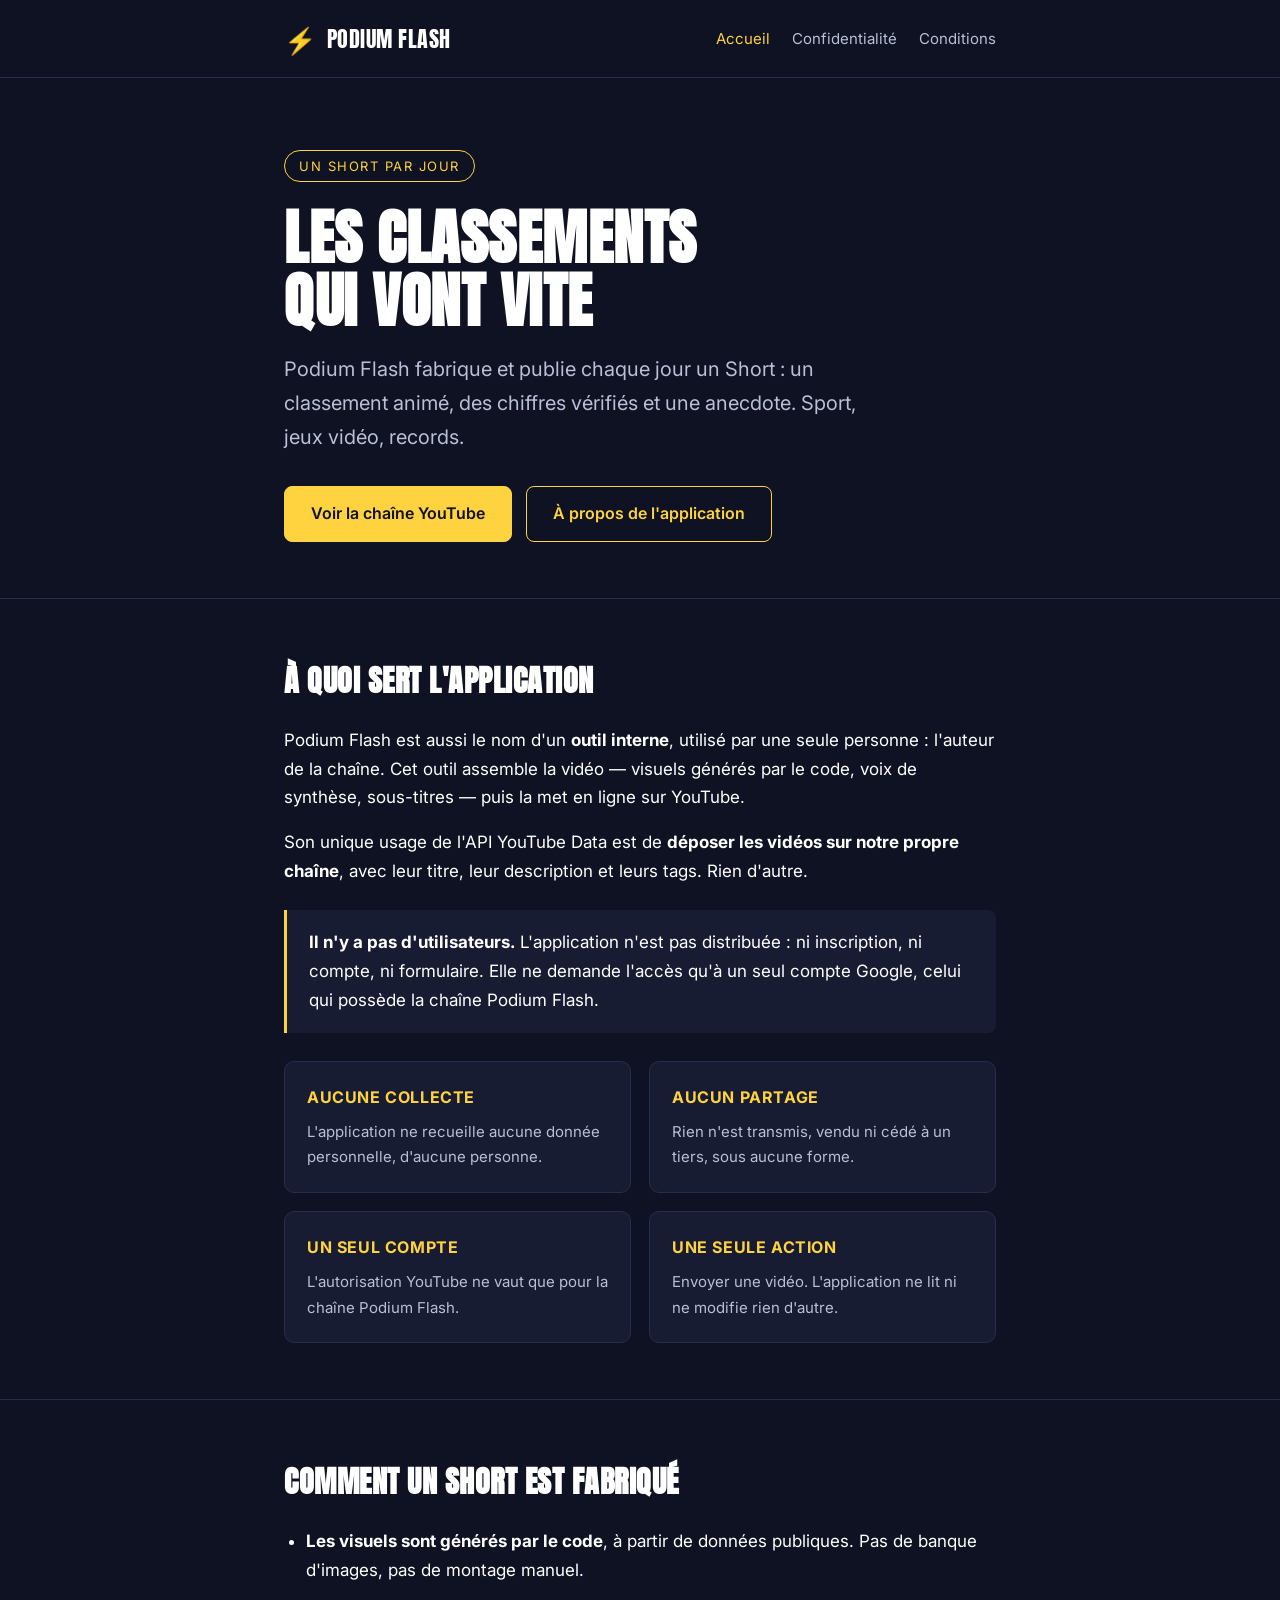
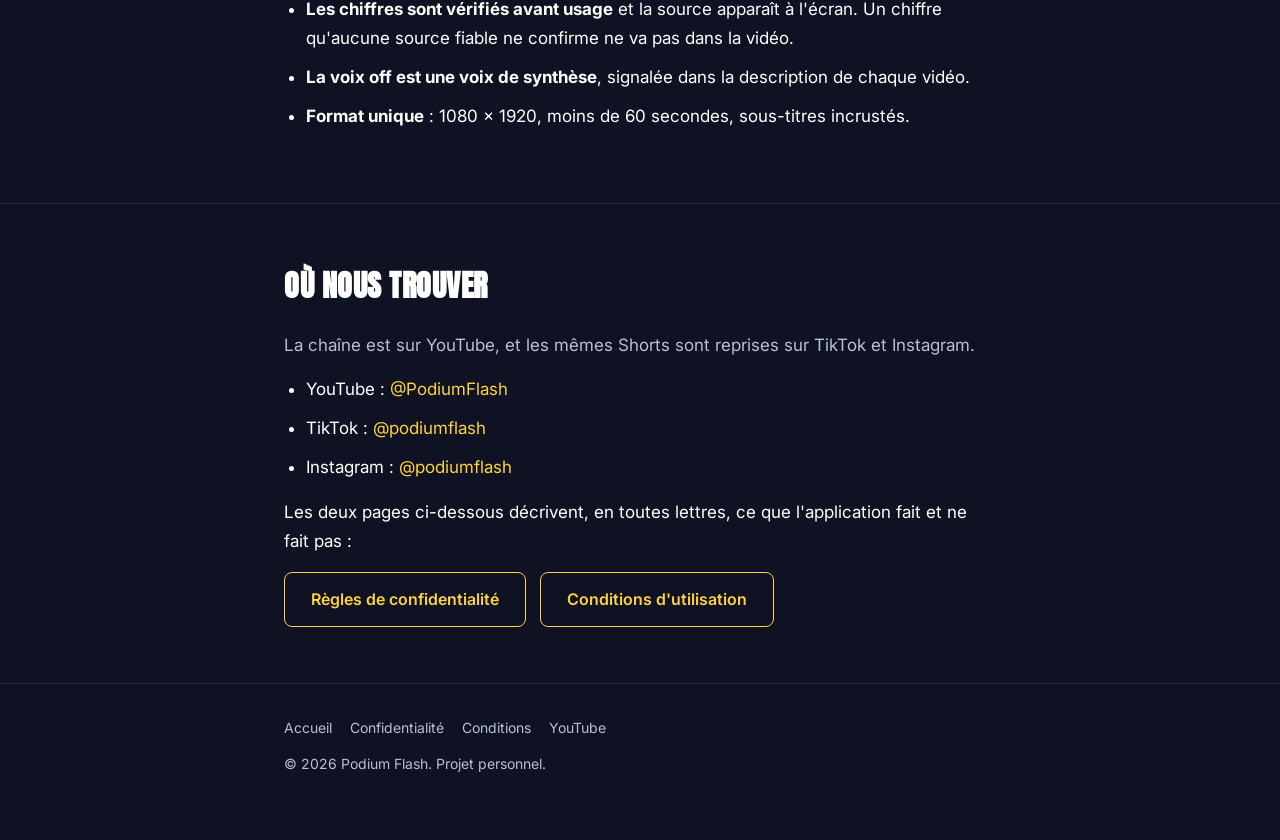
<file: index.html>
<!DOCTYPE html>
<html lang="fr">
<head>
<meta charset="utf-8">
<meta name="viewport" content="width=device-width, initial-scale=1">
<title>Podium Flash — classements animés en Shorts</title>
<meta name="description" content="Podium Flash publie un Short par jour : classements animés et anecdotes sur le sport, les jeux vidéo et les records. L'application sert uniquement à publier sur notre propre chaîne YouTube.">
<link rel="preconnect" href="https://fonts.googleapis.com">
<link rel="preconnect" href="https://fonts.gstatic.com" crossorigin>
<link href="https://fonts.googleapis.com/css2?family=Anton&family=Inter:wght@400;600;700&display=swap" rel="stylesheet">
<link rel="stylesheet" href="style.css">
</head>
<body>

<header>
  <div class="enveloppe barre">
    <a class="marque" href="index.html"><span class="eclair">&#9889;</span> Podium&nbsp;Flash</a>
    <nav>
      <a href="index.html" aria-current="page">Accueil</a>
      <a href="privacy.html">Confidentialité</a>
      <a href="terms.html">Conditions</a>
    </nav>
  </div>
</header>

<div class="heros">
  <div class="enveloppe">
    <span class="etiquette">Un Short par jour</span>
    <h1>Les classements<br>qui vont vite</h1>
    <p class="chapeau">Podium Flash fabrique et publie chaque jour un Short : un classement animé, des chiffres vérifiés et une anecdote. Sport, jeux vidéo, records.</p>
    <div class="boutons">
      <a class="bouton plein" href="https://youtube.com/@PodiumFlash">Voir la chaîne YouTube</a>
      <a class="bouton vide" href="#application">À propos de l'application</a>
    </div>
  </div>
</div>

<main>

  <section id="application">
    <div class="enveloppe">
      <h2>À quoi sert l'application</h2>
      <p>Podium Flash est aussi le nom d'un <strong>outil interne</strong>, utilisé par une seule personne : l'auteur de la chaîne. Cet outil assemble la vidéo — visuels générés par le code, voix de synthèse, sous-titres — puis la met en ligne sur YouTube.</p>
      <p>Son unique usage de l'API YouTube Data est de <strong>déposer les vidéos sur notre propre chaîne</strong>, avec leur titre, leur description et leurs tags. Rien d'autre.</p>

      <div class="encadre">
        <p><strong>Il n'y a pas d'utilisateurs.</strong> L'application n'est pas distribuée : ni inscription, ni compte, ni formulaire. Elle ne demande l'accès qu'à un seul compte Google, celui qui possède la chaîne Podium Flash.</p>
      </div>

      <div class="grille">
        <div class="carte">
          <h3>Aucune collecte</h3>
          <p>L'application ne recueille aucune donnée personnelle, d'aucune personne.</p>
        </div>
        <div class="carte">
          <h3>Aucun partage</h3>
          <p>Rien n'est transmis, vendu ni cédé à un tiers, sous aucune forme.</p>
        </div>
        <div class="carte">
          <h3>Un seul compte</h3>
          <p>L'autorisation YouTube ne vaut que pour la chaîne Podium Flash.</p>
        </div>
        <div class="carte">
          <h3>Une seule action</h3>
          <p>Envoyer une vidéo. L'application ne lit ni ne modifie rien d'autre.</p>
        </div>
      </div>
    </div>
  </section>

  <section>
    <div class="enveloppe">
      <h2>Comment un Short est fabriqué</h2>
      <ul>
        <li><strong>Les visuels sont générés par le code</strong>, à partir de données publiques. Pas de banque d'images, pas de montage manuel.</li>
        <li><strong>Les chiffres sont vérifiés avant usage</strong> et la source apparaît à l'écran. Un chiffre qu'aucune source fiable ne confirme ne va pas dans la vidéo.</li>
        <li><strong>La voix off est une voix de synthèse</strong>, signalée dans la description de chaque vidéo.</li>
        <li><strong>Format unique</strong> : 1080 × 1920, moins de 60 secondes, sous-titres incrustés.</li>
      </ul>
    </div>
  </section>

  <section>
    <div class="enveloppe">
      <h2>Où nous trouver</h2>
      <p class="doux">La chaîne est sur YouTube, et les mêmes Shorts sont reprises sur TikTok et Instagram.</p>
      <ul>
        <li>YouTube : <a href="https://youtube.com/@PodiumFlash">@PodiumFlash</a></li>
        <li>TikTok : <a href="https://www.tiktok.com/@podiumflash">@podiumflash</a></li>
        <li>Instagram : <a href="https://www.instagram.com/podiumflash">@podiumflash</a></li>
      </ul>
      <p>Les deux pages ci-dessous décrivent, en toutes lettres, ce que l'application fait et ne fait pas :</p>
      <div class="boutons">
        <a class="bouton vide" href="privacy.html">Règles de confidentialité</a>
        <a class="bouton vide" href="terms.html">Conditions d'utilisation</a>
      </div>
    </div>
  </section>

</main>

<footer>
  <div class="enveloppe">
    <nav>
      <a href="index.html">Accueil</a>
      <a href="privacy.html">Confidentialité</a>
      <a href="terms.html">Conditions</a>
      <a href="https://youtube.com/@PodiumFlash">YouTube</a>
    </nav>
    <p>&copy; 2026 Podium Flash. Projet personnel.</p>
  </div>
</footer>

</body>
</html>
</file>
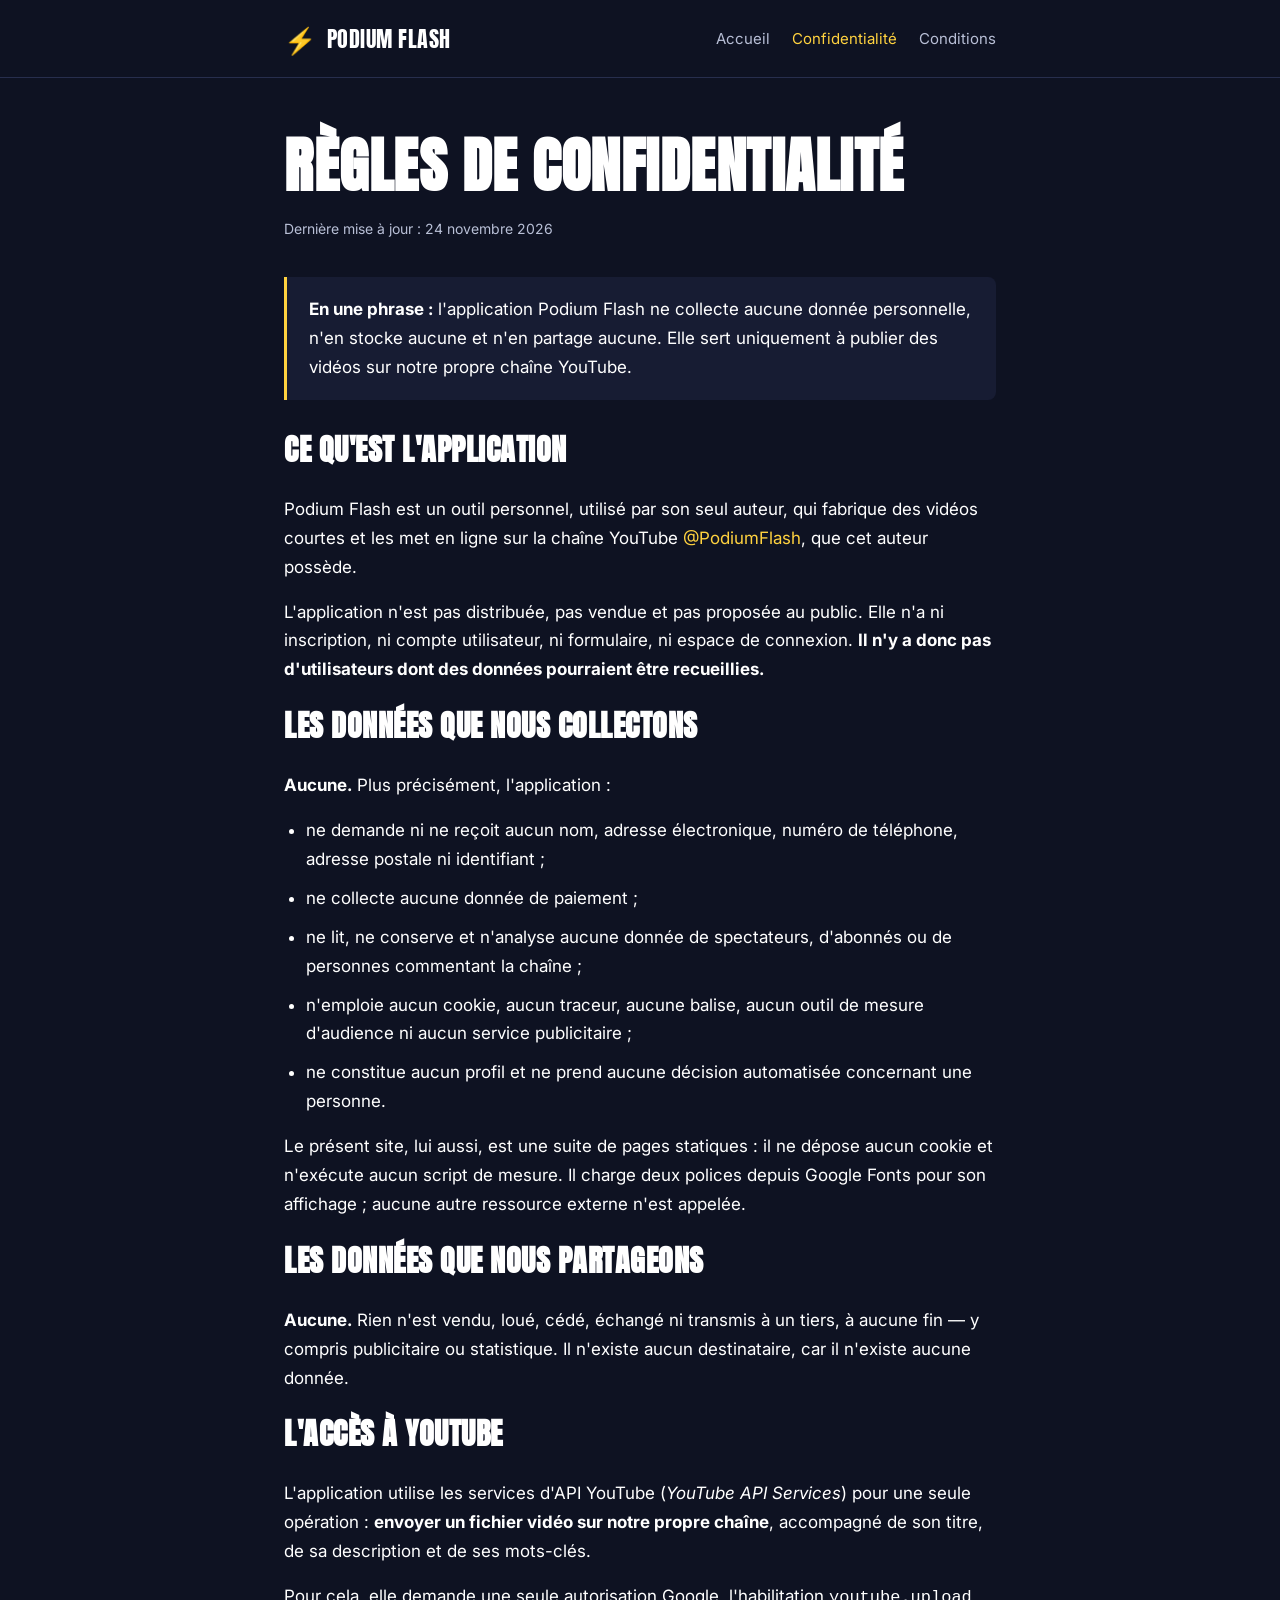
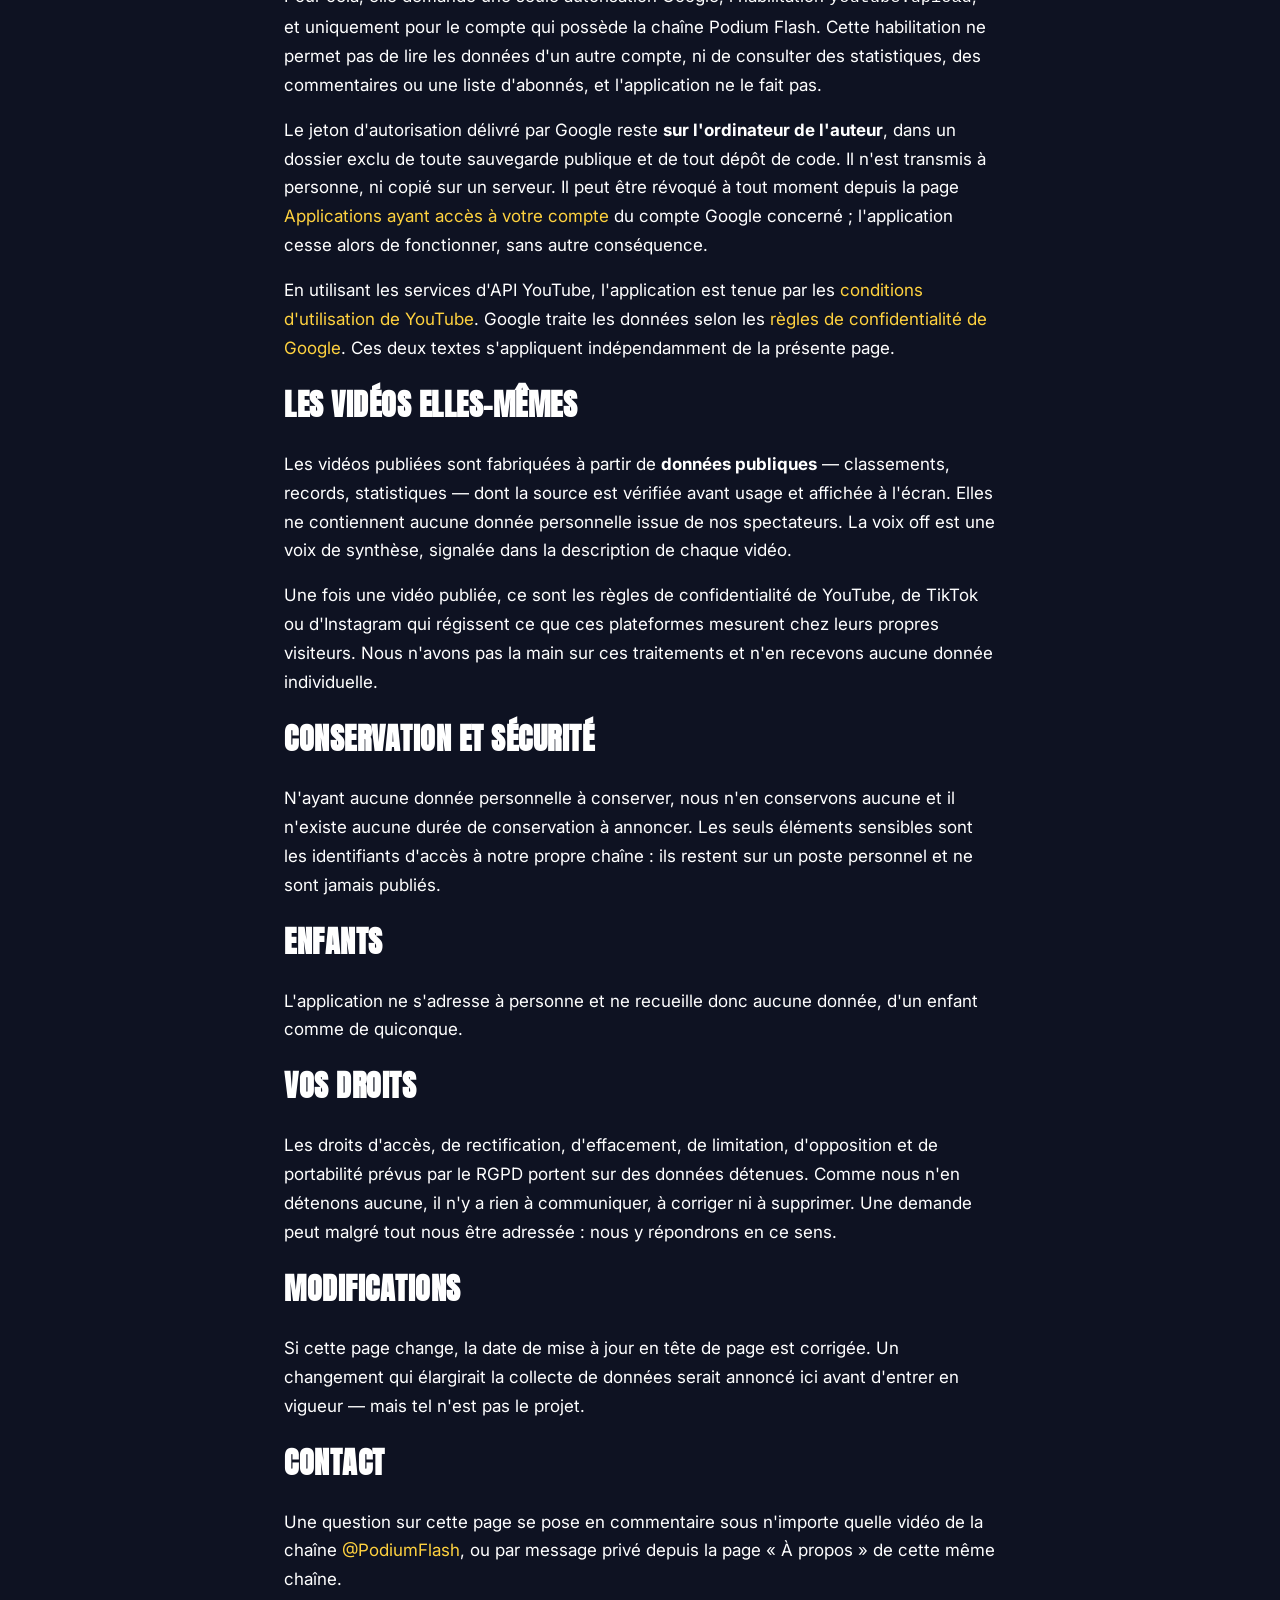
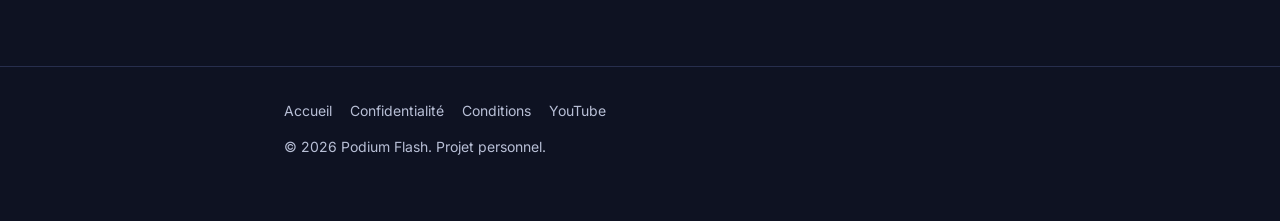
<file: privacy.html>
<!DOCTYPE html>
<html lang="fr">
<head>
<meta charset="utf-8">
<meta name="viewport" content="width=device-width, initial-scale=1">
<title>Règles de confidentialité — Podium Flash</title>
<meta name="description" content="L'application Podium Flash ne collecte, ne stocke et ne partage aucune donnée personnelle. Elle sert uniquement à publier des vidéos sur notre propre chaîne YouTube.">
<link rel="preconnect" href="https://fonts.googleapis.com">
<link rel="preconnect" href="https://fonts.gstatic.com" crossorigin>
<link href="https://fonts.googleapis.com/css2?family=Anton&family=Inter:wght@400;600;700&display=swap" rel="stylesheet">
<link rel="stylesheet" href="style.css">
</head>
<body>

<header>
  <div class="enveloppe barre">
    <a class="marque" href="index.html"><span class="eclair">&#9889;</span> Podium&nbsp;Flash</a>
    <nav>
      <a href="index.html">Accueil</a>
      <a href="privacy.html" aria-current="page">Confidentialité</a>
      <a href="terms.html">Conditions</a>
    </nav>
  </div>
</header>

<main>
  <section>
    <div class="enveloppe">
      <h1>Règles de confidentialité</h1>
      <p class="date-maj">Dernière mise à jour : 24 novembre 2026</p>

      <div class="encadre">
        <p><strong>En une phrase :</strong> l'application Podium Flash ne collecte aucune donnée personnelle, n'en stocke aucune et n'en partage aucune. Elle sert uniquement à publier des vidéos sur notre propre chaîne YouTube.</p>
      </div>

      <h2>Ce qu'est l'application</h2>
      <p>Podium Flash est un outil personnel, utilisé par son seul auteur, qui fabrique des vidéos courtes et les met en ligne sur la chaîne YouTube <a href="https://youtube.com/@PodiumFlash">@PodiumFlash</a>, que cet auteur possède.</p>
      <p>L'application n'est pas distribuée, pas vendue et pas proposée au public. Elle n'a ni inscription, ni compte utilisateur, ni formulaire, ni espace de connexion. <strong>Il n'y a donc pas d'utilisateurs dont des données pourraient être recueillies.</strong></p>

      <h2>Les données que nous collectons</h2>
      <p><strong>Aucune.</strong> Plus précisément, l'application :</p>
      <ul>
        <li>ne demande ni ne reçoit aucun nom, adresse électronique, numéro de téléphone, adresse postale ni identifiant ;</li>
        <li>ne collecte aucune donnée de paiement ;</li>
        <li>ne lit, ne conserve et n'analyse aucune donnée de spectateurs, d'abonnés ou de personnes commentant la chaîne ;</li>
        <li>n'emploie aucun cookie, aucun traceur, aucune balise, aucun outil de mesure d'audience ni aucun service publicitaire ;</li>
        <li>ne constitue aucun profil et ne prend aucune décision automatisée concernant une personne.</li>
      </ul>
      <p>Le présent site, lui aussi, est une suite de pages statiques : il ne dépose aucun cookie et n'exécute aucun script de mesure. Il charge deux polices depuis Google Fonts pour son affichage ; aucune autre ressource externe n'est appelée.</p>

      <h2>Les données que nous partageons</h2>
      <p><strong>Aucune.</strong> Rien n'est vendu, loué, cédé, échangé ni transmis à un tiers, à aucune fin — y compris publicitaire ou statistique. Il n'existe aucun destinataire, car il n'existe aucune donnée.</p>

      <h2>L'accès à YouTube</h2>
      <p>L'application utilise les services d'API YouTube (<em>YouTube API Services</em>) pour une seule opération : <strong>envoyer un fichier vidéo sur notre propre chaîne</strong>, accompagné de son titre, de sa description et de ses mots-clés.</p>
      <p>Pour cela, elle demande une seule autorisation Google, l'habilitation <code>youtube.upload</code>, et uniquement pour le compte qui possède la chaîne Podium Flash. Cette habilitation ne permet pas de lire les données d'un autre compte, ni de consulter des statistiques, des commentaires ou une liste d'abonnés, et l'application ne le fait pas.</p>
      <p>Le jeton d'autorisation délivré par Google reste <strong>sur l'ordinateur de l'auteur</strong>, dans un dossier exclu de toute sauvegarde publique et de tout dépôt de code. Il n'est transmis à personne, ni copié sur un serveur. Il peut être révoqué à tout moment depuis la page <a href="https://myaccount.google.com/permissions">Applications ayant accès à votre compte</a> du compte Google concerné ; l'application cesse alors de fonctionner, sans autre conséquence.</p>
      <p>En utilisant les services d'API YouTube, l'application est tenue par les <a href="https://www.youtube.com/t/terms">conditions d'utilisation de YouTube</a>. Google traite les données selon les <a href="https://policies.google.com/privacy">règles de confidentialité de Google</a>. Ces deux textes s'appliquent indépendamment de la présente page.</p>

      <h2>Les vidéos elles-mêmes</h2>
      <p>Les vidéos publiées sont fabriquées à partir de <strong>données publiques</strong> — classements, records, statistiques — dont la source est vérifiée avant usage et affichée à l'écran. Elles ne contiennent aucune donnée personnelle issue de nos spectateurs. La voix off est une voix de synthèse, signalée dans la description de chaque vidéo.</p>
      <p>Une fois une vidéo publiée, ce sont les règles de confidentialité de YouTube, de TikTok ou d'Instagram qui régissent ce que ces plateformes mesurent chez leurs propres visiteurs. Nous n'avons pas la main sur ces traitements et n'en recevons aucune donnée individuelle.</p>

      <h2>Conservation et sécurité</h2>
      <p>N'ayant aucune donnée personnelle à conserver, nous n'en conservons aucune et il n'existe aucune durée de conservation à annoncer. Les seuls éléments sensibles sont les identifiants d'accès à notre propre chaîne : ils restent sur un poste personnel et ne sont jamais publiés.</p>

      <h2>Enfants</h2>
      <p>L'application ne s'adresse à personne et ne recueille donc aucune donnée, d'un enfant comme de quiconque.</p>

      <h2>Vos droits</h2>
      <p>Les droits d'accès, de rectification, d'effacement, de limitation, d'opposition et de portabilité prévus par le RGPD portent sur des données détenues. Comme nous n'en détenons aucune, il n'y a rien à communiquer, à corriger ni à supprimer. Une demande peut malgré tout nous être adressée : nous y répondrons en ce sens.</p>

      <h2>Modifications</h2>
      <p>Si cette page change, la date de mise à jour en tête de page est corrigée. Un changement qui élargirait la collecte de données serait annoncé ici avant d'entrer en vigueur — mais tel n'est pas le projet.</p>

      <h2>Contact</h2>
      <p>Une question sur cette page se pose en commentaire sous n'importe quelle vidéo de la chaîne <a href="https://youtube.com/@PodiumFlash">@PodiumFlash</a>, ou par message privé depuis la page « À propos » de cette même chaîne.</p>
    </div>
  </section>
</main>

<footer>
  <div class="enveloppe">
    <nav>
      <a href="index.html">Accueil</a>
      <a href="privacy.html">Confidentialité</a>
      <a href="terms.html">Conditions</a>
      <a href="https://youtube.com/@PodiumFlash">YouTube</a>
    </nav>
    <p>&copy; 2026 Podium Flash. Projet personnel.</p>
  </div>
</footer>

</body>
</html>
</file>
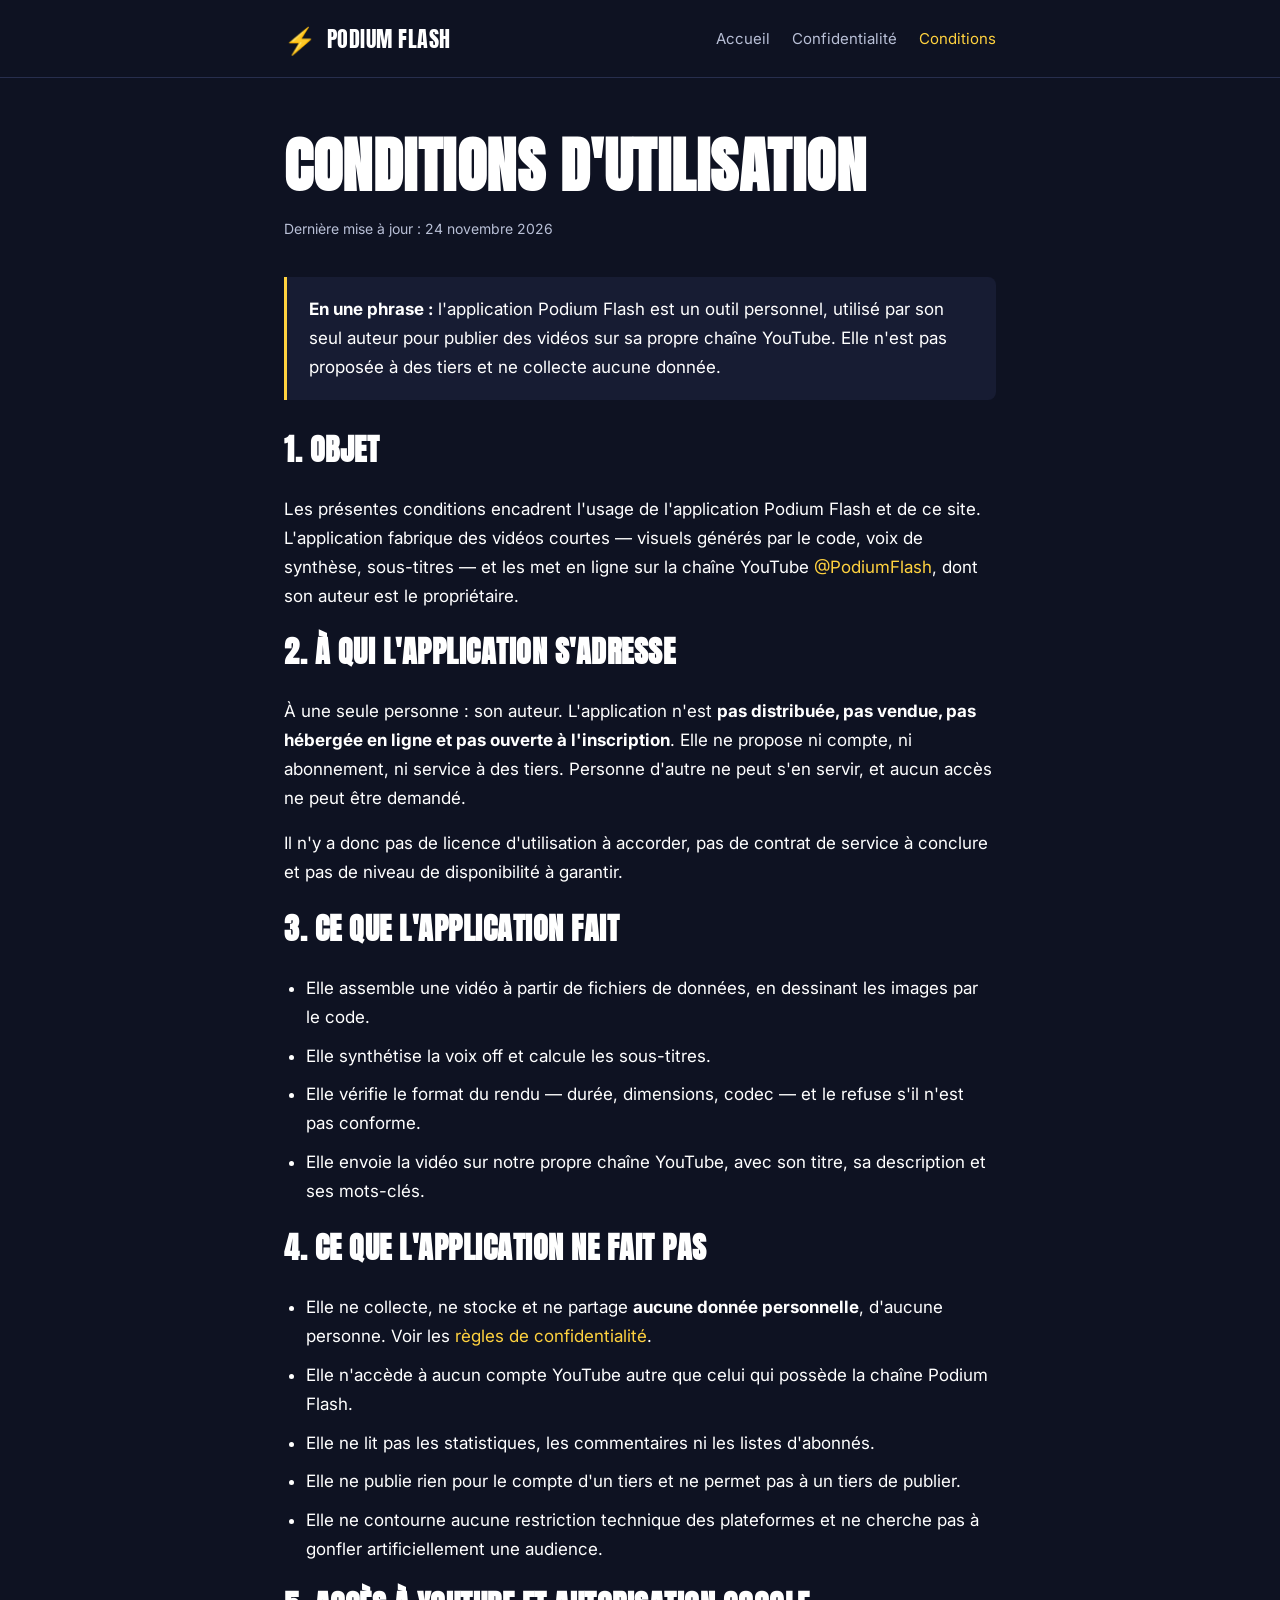
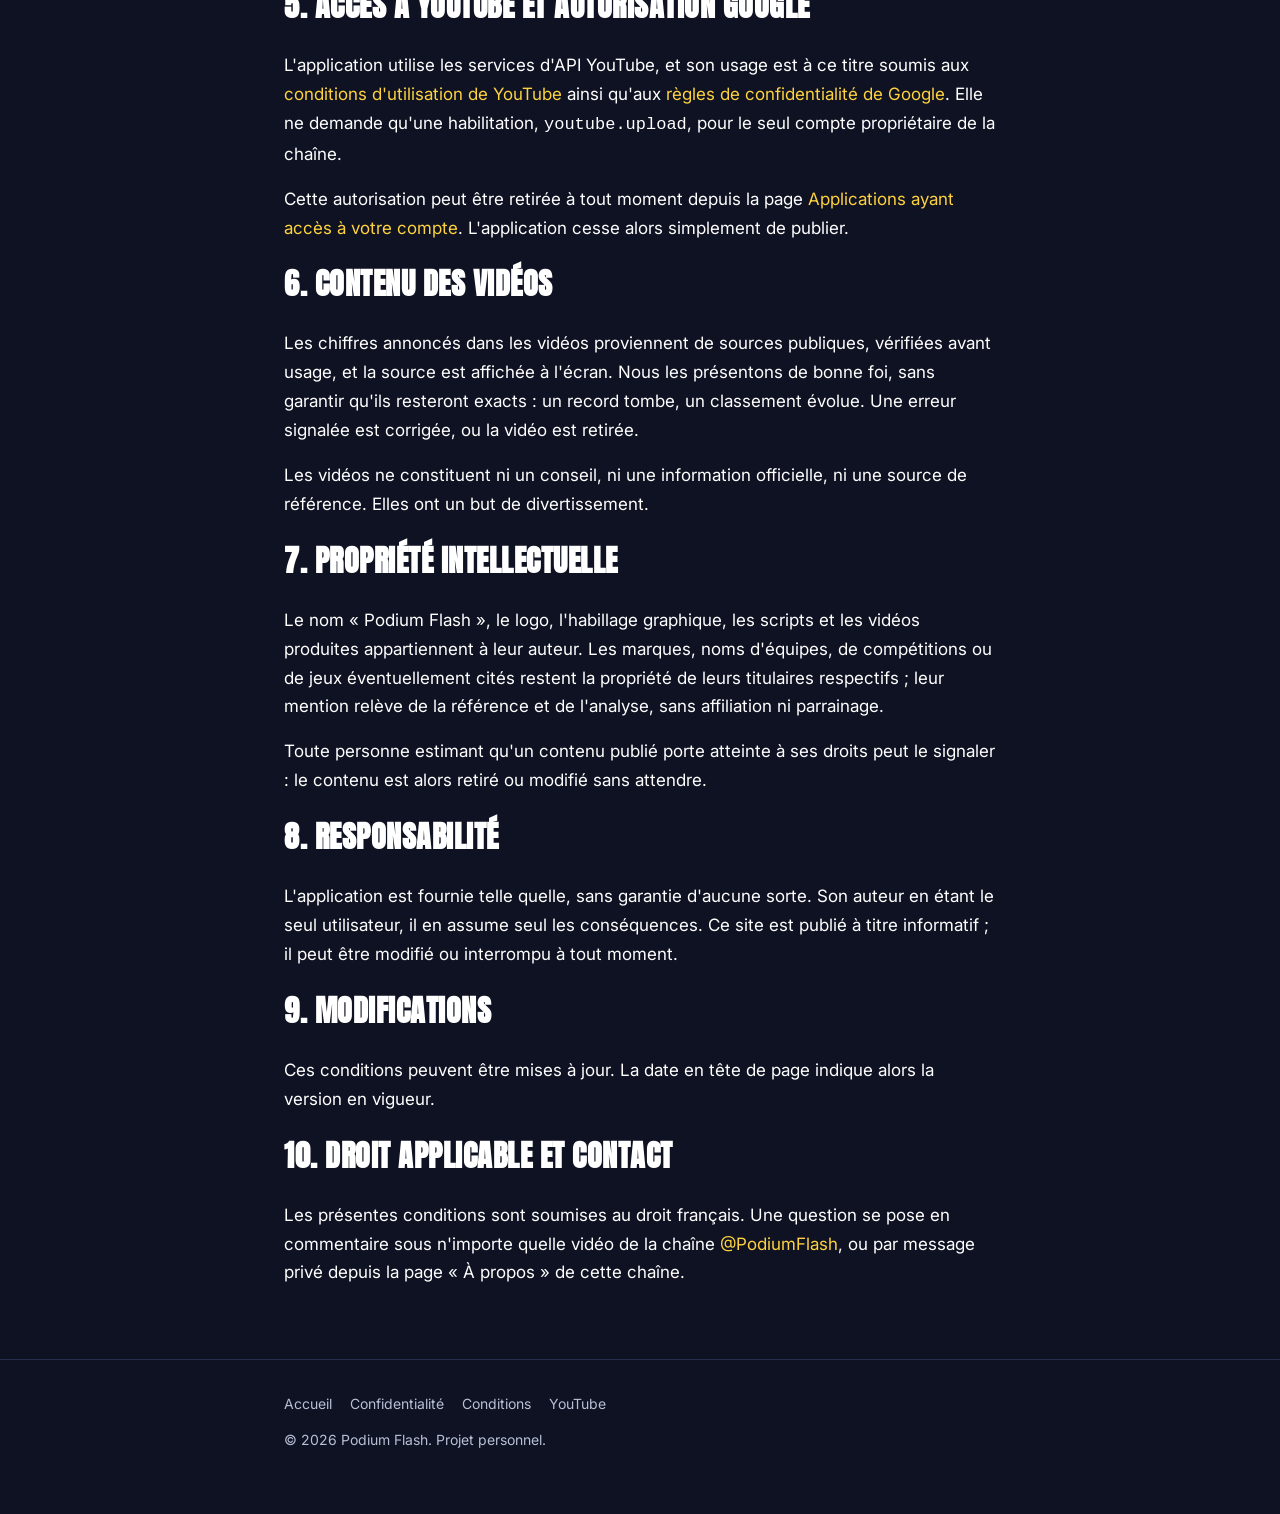
<file: terms.html>
<!DOCTYPE html>
<html lang="fr">
<head>
<meta charset="utf-8">
<meta name="viewport" content="width=device-width, initial-scale=1">
<title>Conditions d'utilisation — Podium Flash</title>
<meta name="description" content="Conditions d'utilisation de l'application Podium Flash : un outil personnel qui publie des vidéos sur notre propre chaîne YouTube, sans collecte ni partage de données.">
<link rel="preconnect" href="https://fonts.googleapis.com">
<link rel="preconnect" href="https://fonts.gstatic.com" crossorigin>
<link href="https://fonts.googleapis.com/css2?family=Anton&family=Inter:wght@400;600;700&display=swap" rel="stylesheet">
<link rel="stylesheet" href="style.css">
</head>
<body>

<header>
  <div class="enveloppe barre">
    <a class="marque" href="index.html"><span class="eclair">&#9889;</span> Podium&nbsp;Flash</a>
    <nav>
      <a href="index.html">Accueil</a>
      <a href="privacy.html">Confidentialité</a>
      <a href="terms.html" aria-current="page">Conditions</a>
    </nav>
  </div>
</header>

<main>
  <section>
    <div class="enveloppe">
      <h1>Conditions d'utilisation</h1>
      <p class="date-maj">Dernière mise à jour : 24 novembre 2026</p>

      <div class="encadre">
        <p><strong>En une phrase :</strong> l'application Podium Flash est un outil personnel, utilisé par son seul auteur pour publier des vidéos sur sa propre chaîne YouTube. Elle n'est pas proposée à des tiers et ne collecte aucune donnée.</p>
      </div>

      <h2>1. Objet</h2>
      <p>Les présentes conditions encadrent l'usage de l'application Podium Flash et de ce site. L'application fabrique des vidéos courtes — visuels générés par le code, voix de synthèse, sous-titres — et les met en ligne sur la chaîne YouTube <a href="https://youtube.com/@PodiumFlash">@PodiumFlash</a>, dont son auteur est le propriétaire.</p>

      <h2>2. À qui l'application s'adresse</h2>
      <p>À une seule personne : son auteur. L'application n'est <strong>pas distribuée, pas vendue, pas hébergée en ligne et pas ouverte à l'inscription</strong>. Elle ne propose ni compte, ni abonnement, ni service à des tiers. Personne d'autre ne peut s'en servir, et aucun accès ne peut être demandé.</p>
      <p>Il n'y a donc pas de licence d'utilisation à accorder, pas de contrat de service à conclure et pas de niveau de disponibilité à garantir.</p>

      <h2>3. Ce que l'application fait</h2>
      <ul>
        <li>Elle assemble une vidéo à partir de fichiers de données, en dessinant les images par le code.</li>
        <li>Elle synthétise la voix off et calcule les sous-titres.</li>
        <li>Elle vérifie le format du rendu — durée, dimensions, codec — et le refuse s'il n'est pas conforme.</li>
        <li>Elle envoie la vidéo sur notre propre chaîne YouTube, avec son titre, sa description et ses mots-clés.</li>
      </ul>

      <h2>4. Ce que l'application ne fait pas</h2>
      <ul>
        <li>Elle ne collecte, ne stocke et ne partage <strong>aucune donnée personnelle</strong>, d'aucune personne. Voir les <a href="privacy.html">règles de confidentialité</a>.</li>
        <li>Elle n'accède à aucun compte YouTube autre que celui qui possède la chaîne Podium Flash.</li>
        <li>Elle ne lit pas les statistiques, les commentaires ni les listes d'abonnés.</li>
        <li>Elle ne publie rien pour le compte d'un tiers et ne permet pas à un tiers de publier.</li>
        <li>Elle ne contourne aucune restriction technique des plateformes et ne cherche pas à gonfler artificiellement une audience.</li>
      </ul>

      <h2>5. Accès à YouTube et autorisation Google</h2>
      <p>L'application utilise les services d'API YouTube, et son usage est à ce titre soumis aux <a href="https://www.youtube.com/t/terms">conditions d'utilisation de YouTube</a> ainsi qu'aux <a href="https://policies.google.com/privacy">règles de confidentialité de Google</a>. Elle ne demande qu'une habilitation, <code>youtube.upload</code>, pour le seul compte propriétaire de la chaîne.</p>
      <p>Cette autorisation peut être retirée à tout moment depuis la page <a href="https://myaccount.google.com/permissions">Applications ayant accès à votre compte</a>. L'application cesse alors simplement de publier.</p>

      <h2>6. Contenu des vidéos</h2>
      <p>Les chiffres annoncés dans les vidéos proviennent de sources publiques, vérifiées avant usage, et la source est affichée à l'écran. Nous les présentons de bonne foi, sans garantir qu'ils resteront exacts : un record tombe, un classement évolue. Une erreur signalée est corrigée, ou la vidéo est retirée.</p>
      <p>Les vidéos ne constituent ni un conseil, ni une information officielle, ni une source de référence. Elles ont un but de divertissement.</p>

      <h2>7. Propriété intellectuelle</h2>
      <p>Le nom « Podium Flash », le logo, l'habillage graphique, les scripts et les vidéos produites appartiennent à leur auteur. Les marques, noms d'équipes, de compétitions ou de jeux éventuellement cités restent la propriété de leurs titulaires respectifs ; leur mention relève de la référence et de l'analyse, sans affiliation ni parrainage.</p>
      <p>Toute personne estimant qu'un contenu publié porte atteinte à ses droits peut le signaler : le contenu est alors retiré ou modifié sans attendre.</p>

      <h2>8. Responsabilité</h2>
      <p>L'application est fournie telle quelle, sans garantie d'aucune sorte. Son auteur en étant le seul utilisateur, il en assume seul les conséquences. Ce site est publié à titre informatif ; il peut être modifié ou interrompu à tout moment.</p>

      <h2>9. Modifications</h2>
      <p>Ces conditions peuvent être mises à jour. La date en tête de page indique alors la version en vigueur.</p>

      <h2>10. Droit applicable et contact</h2>
      <p>Les présentes conditions sont soumises au droit français. Une question se pose en commentaire sous n'importe quelle vidéo de la chaîne <a href="https://youtube.com/@PodiumFlash">@PodiumFlash</a>, ou par message privé depuis la page « À propos » de cette chaîne.</p>
    </div>
  </section>
</main>

<footer>
  <div class="enveloppe">
    <nav>
      <a href="index.html">Accueil</a>
      <a href="privacy.html">Confidentialité</a>
      <a href="terms.html">Conditions</a>
      <a href="https://youtube.com/@PodiumFlash">YouTube</a>
    </nav>
    <p>&copy; 2026 Podium Flash. Projet personnel.</p>
  </div>
</footer>

</body>
</html>
</file>
<file: style.css>
/* Podium Flash - identite de marque (voir CLAUDE.md) */
:root {
  --fond: #0E1222;
  --fond-carte: #171C33;
  --fond-bord: #272E4D;
  --accent: #FFD23F;
  --texte: #FFFFFF;
  --texte-doux: #B8BFD6;
}

* { box-sizing: border-box; }

html { scroll-behavior: smooth; }

body {
  margin: 0;
  background: var(--fond);
  color: var(--texte);
  font-family: 'Inter', -apple-system, BlinkMacSystemFont, 'Segoe UI', Roboto, sans-serif;
  font-size: 17px;
  line-height: 1.7;
  -webkit-font-smoothing: antialiased;
}

a { color: var(--accent); text-decoration: none; }
a:hover { text-decoration: underline; }

.enveloppe {
  max-width: 760px;
  margin: 0 auto;
  padding: 0 24px;
}

/* --- En-tete --- */
header {
  border-bottom: 1px solid var(--fond-bord);
  padding: 20px 0;
}

.barre {
  display: flex;
  align-items: center;
  justify-content: space-between;
  gap: 16px;
  flex-wrap: wrap;
}

.marque {
  display: flex;
  align-items: center;
  gap: 10px;
  font-family: 'Anton', Impact, sans-serif;
  font-size: 22px;
  letter-spacing: 0.5px;
  text-transform: uppercase;
  color: var(--texte);
}
.marque:hover { text-decoration: none; }
.marque .eclair { color: var(--accent); font-size: 26px; line-height: 1; }

nav { display: flex; gap: 22px; font-size: 15px; }
nav a { color: var(--texte-doux); }
nav a:hover { color: var(--accent); }
nav a[aria-current="page"] { color: var(--accent); }

/* --- Heros --- */
.heros {
  padding: 72px 0 56px;
  border-bottom: 1px solid var(--fond-bord);
}

.heros .etiquette {
  display: inline-block;
  font-size: 13px;
  letter-spacing: 1.5px;
  text-transform: uppercase;
  color: var(--accent);
  border: 1px solid var(--accent);
  border-radius: 999px;
  padding: 4px 14px;
  margin-bottom: 24px;
}

h1 {
  font-family: 'Anton', Impact, sans-serif;
  font-size: clamp(38px, 7vw, 60px);
  line-height: 1.05;
  letter-spacing: 0.5px;
  text-transform: uppercase;
  margin: 0 0 20px;
}

.heros p.chapeau {
  font-size: 20px;
  color: var(--texte-doux);
  margin: 0 0 32px;
  max-width: 600px;
}

.boutons { display: flex; gap: 14px; flex-wrap: wrap; }

.bouton {
  display: inline-block;
  padding: 13px 26px;
  border-radius: 8px;
  font-weight: 600;
  font-size: 16px;
  border: 1px solid var(--accent);
}
.bouton:hover { text-decoration: none; }
.bouton.plein { background: var(--accent); color: var(--fond); }
.bouton.plein:hover { filter: brightness(1.1); }
.bouton.vide { color: var(--accent); }
.bouton.vide:hover { background: rgba(255, 210, 63, 0.1); }

/* --- Sections --- */
main section { padding: 56px 0; border-bottom: 1px solid var(--fond-bord); }
main section:last-of-type { border-bottom: none; }

h2 {
  font-family: 'Anton', Impact, sans-serif;
  font-size: 30px;
  letter-spacing: 0.5px;
  text-transform: uppercase;
  margin: 0 0 20px;
}

h3 {
  font-size: 19px;
  font-weight: 700;
  margin: 36px 0 10px;
  color: var(--texte);
}

p { margin: 0 0 16px; }
p.doux { color: var(--texte-doux); }

ul { margin: 0 0 16px; padding-left: 22px; }
li { margin-bottom: 10px; }

strong { color: var(--texte); font-weight: 700; }

.grille {
  display: grid;
  grid-template-columns: repeat(auto-fit, minmax(230px, 1fr));
  gap: 18px;
  margin-top: 28px;
}

.carte {
  background: var(--fond-carte);
  border: 1px solid var(--fond-bord);
  border-radius: 10px;
  padding: 22px;
}
.carte h3 {
  margin: 0 0 8px;
  font-size: 16px;
  text-transform: uppercase;
  letter-spacing: 0.6px;
  color: var(--accent);
}
.carte p { margin: 0; font-size: 15px; color: var(--texte-doux); }

.encadre {
  background: var(--fond-carte);
  border-left: 3px solid var(--accent);
  border-radius: 0 8px 8px 0;
  padding: 18px 22px;
  margin: 24px 0;
}
.encadre p:last-child { margin-bottom: 0; }

.date-maj {
  font-size: 14px;
  color: var(--texte-doux);
  margin: 0 0 36px;
}

/* --- Pied de page --- */
footer {
  border-top: 1px solid var(--fond-bord);
  padding: 32px 0 48px;
  font-size: 14px;
  color: var(--texte-doux);
}
footer nav { gap: 18px; margin-bottom: 12px; font-size: 14px; }

@media (max-width: 560px) {
  body { font-size: 16px; }
  .heros { padding: 48px 0 40px; }
  .heros p.chapeau { font-size: 18px; }
}
</file>
